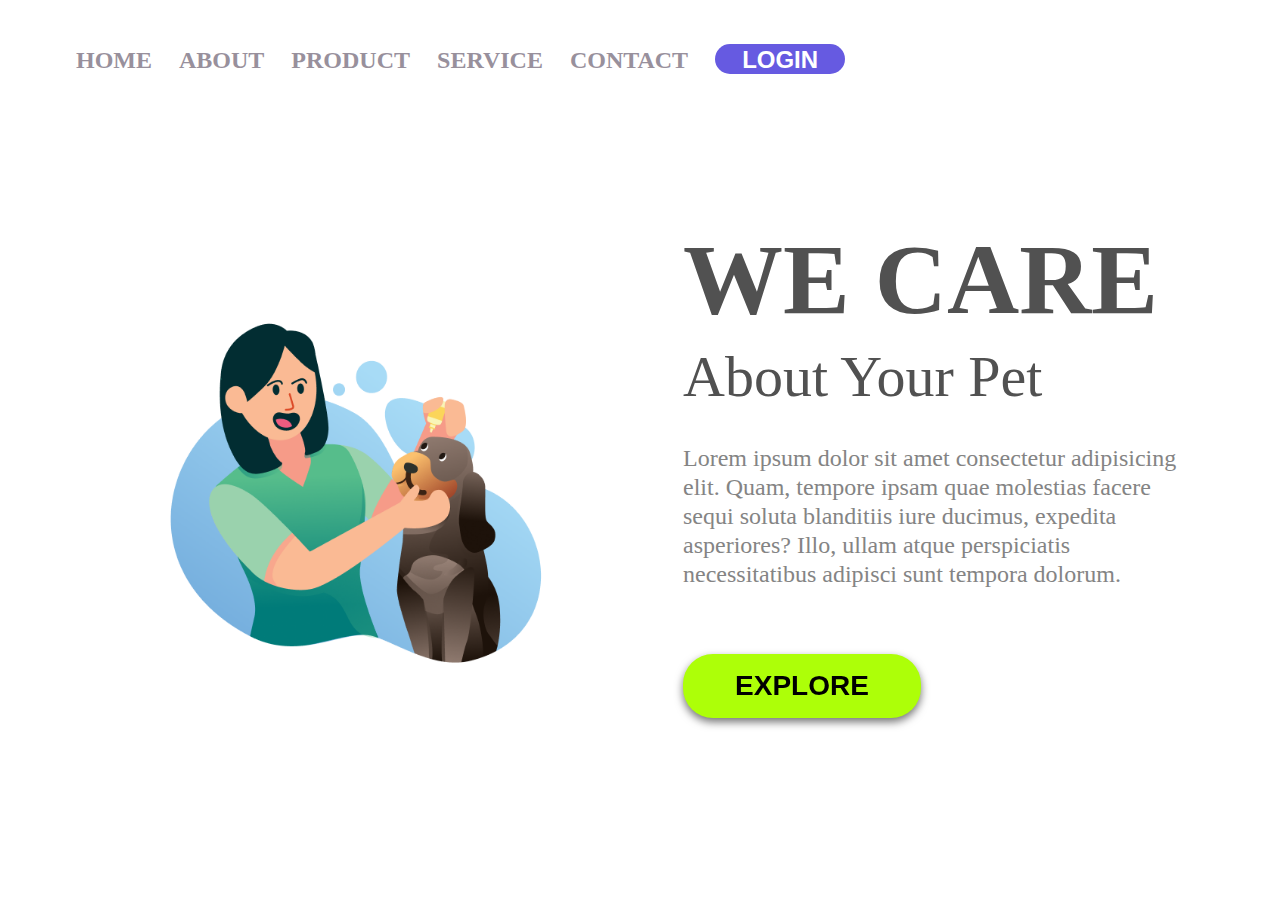
<file: desafio_01/index.html>
<!DOCTYPE html>
<html lang="pt-br">

<head>
    <meta charset="UTF-8">
    <meta name="viewport" content="width=device-width, initial-scale=1.0">
    <link rel="stylesheet" href="style.css">
    <title>Desafio 01</title>
</head>

<body>
    <header>
        <a class="link-header">HOME</a>
        <a class="link-header">ABOUT</a>
        <a class="link-header">PRODUCT</a>
        <a class="link-header">SERVICE</a>
        <a class="link-header">CONTACT</a>

        <button class="button-header">LOGIN</button>

    </header>

    <Main>
        <img src="img/img_01.png" alt="we_care_logo" class="logo-img">

        <section>
            <h1>WE CARE</h1>
            <h2>About Your Pet</h2>
            
            <p>Lorem ipsum dolor sit amet consectetur adipisicing elit. Quam, tempore ipsam quae molestias facere sequi soluta blanditiis iure ducimus, expedita asperiores? Illo, ullam atque perspiciatis necessitatibus adipisci sunt tempora dolorum.</p>
            <button class="button-main">EXPLORE</button>
        </section>


    </Main>
</body>

</html>
</file>
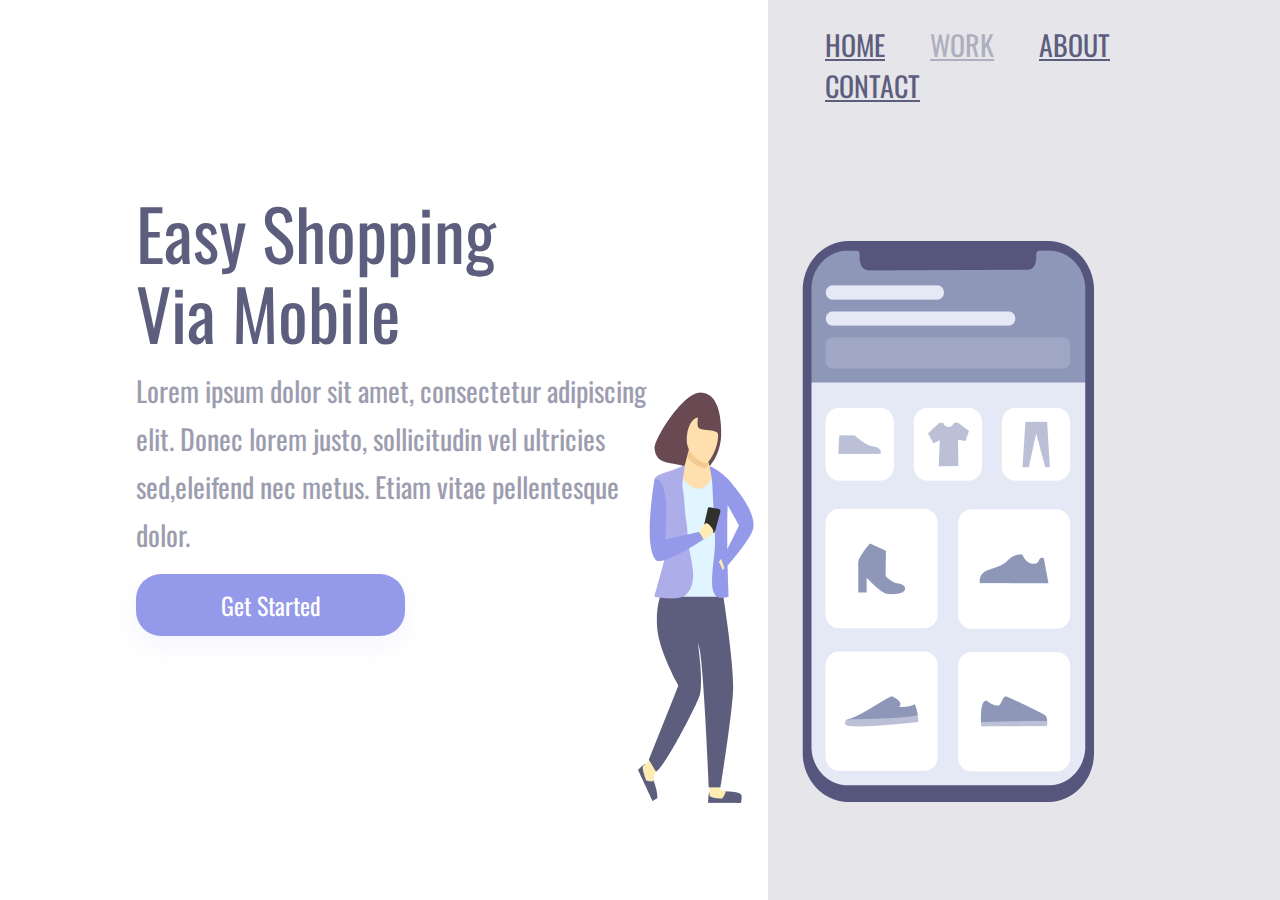
<file: exercicio_02/index.html>
<!DOCTYPE html>
<html lang="pt-br">

<head>
    <meta charset="UTF-8">
    <meta name="viewport" content="width=device-width, initial-scale=1.0">

    <link rel="preconnect" href="https://fonts.googleapis.com">
    <link rel="preconnect" href="https://fonts.gstatic.com" crossorigin>
    <link href="https://fonts.googleapis.com/css2?family=Oswald:wght@200..700&display=swap" rel="stylesheet">

    <link rel="stylesheet" href="style.css">
    <title>Shopping Mobile</title>
</head>

<body>
    <div class="wrapper">
        <section class="container-left">

            <h1>Easy Shopping Via Mobile
            </h1>

            <p>Lorem ipsum dolor sit amet, consectetur adipiscing elit. Donec lorem justo, sollicitudin vel ultricies
                sed,eleifend nec metus. Etiam vitae pellentesque dolor. </p>

            <button>Get Started</button>
        </section>

        <section class="container-rigth">
            <header>
                <a href="#">HOME</a>
                <a href="#">WORK</a>
                <a href="#">ABOUT</a>
                <a href="#">CONTACT</a>
            </header>

            <img src="assets/img.png" alt="imagem de um celular">

        </section>

    </div>
</body>

</html>
</file>
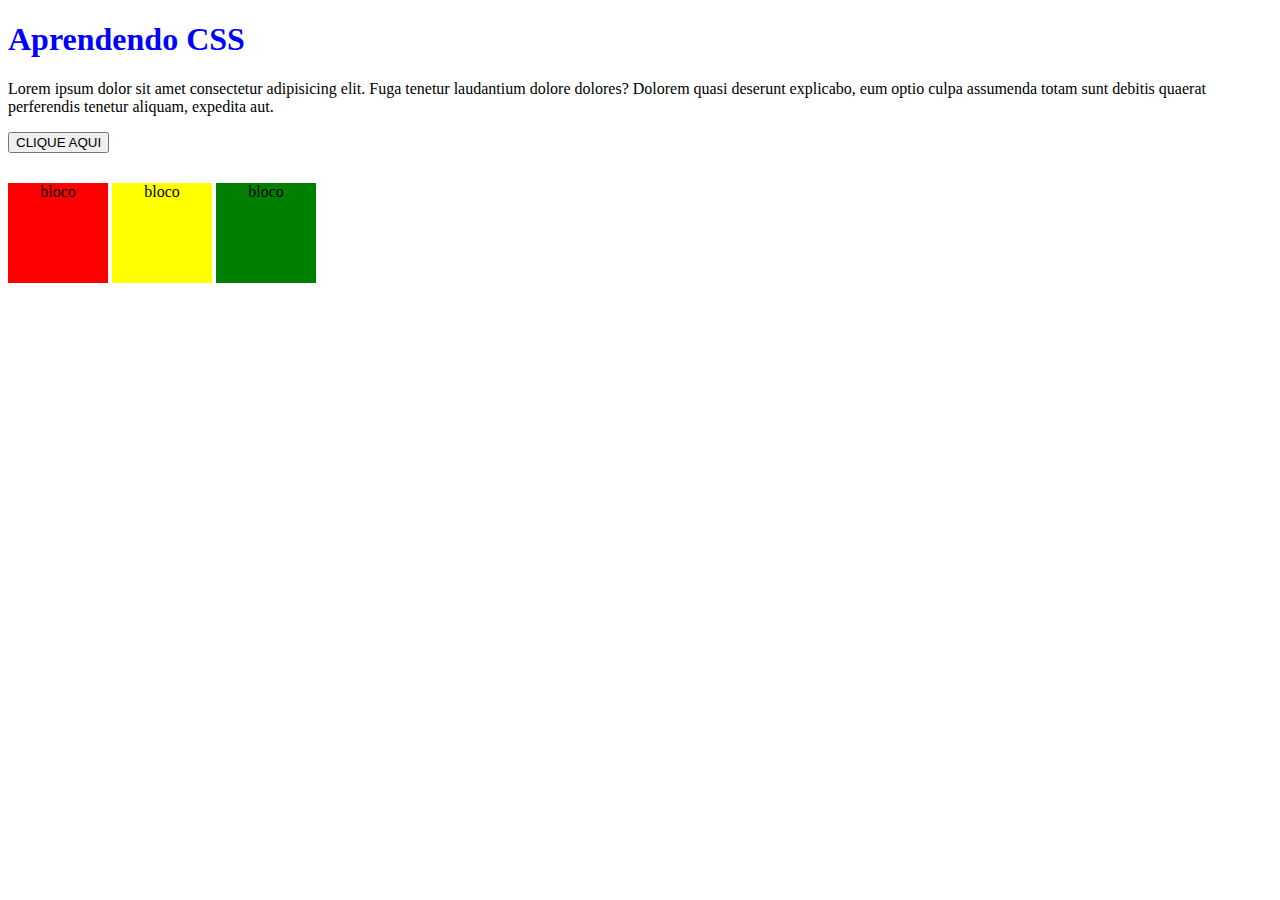
<file: exercício_css/index.html>
<!DOCTYPE html>
<html lang="pt-br">

<head>
    <meta charset="UTF-8">
    <meta name="viewport" content="width=, initial-scale=1.0">
    <link rel="stylesheet" href="estilo.css">
    <title>Aprendendo CSS</title>
</head>

<body>
    <h1> Aprendendo CSS</h1>
    <p>Lorem ipsum dolor sit amet consectetur adipisicing elit. Fuga tenetur laudantium dolore dolores? Dolorem quasi
        deserunt explicabo, eum optio culpa assumenda totam sunt debitis quaerat perferendis tenetur aliquam, expedita
        aut.</p>

    <button>CLIQUE AQUI</button>
    <br>

    <div class="bloco_1">
        bloco
    </div>

    <div class="bloco_1 bloco_2">
        bloco
    </div>

    <div class="bloco_1 bloco_3">
        bloco
    </div>

</body>

<style>
    h1 {
        color: blue;
    }
</style>

</html>
</file>
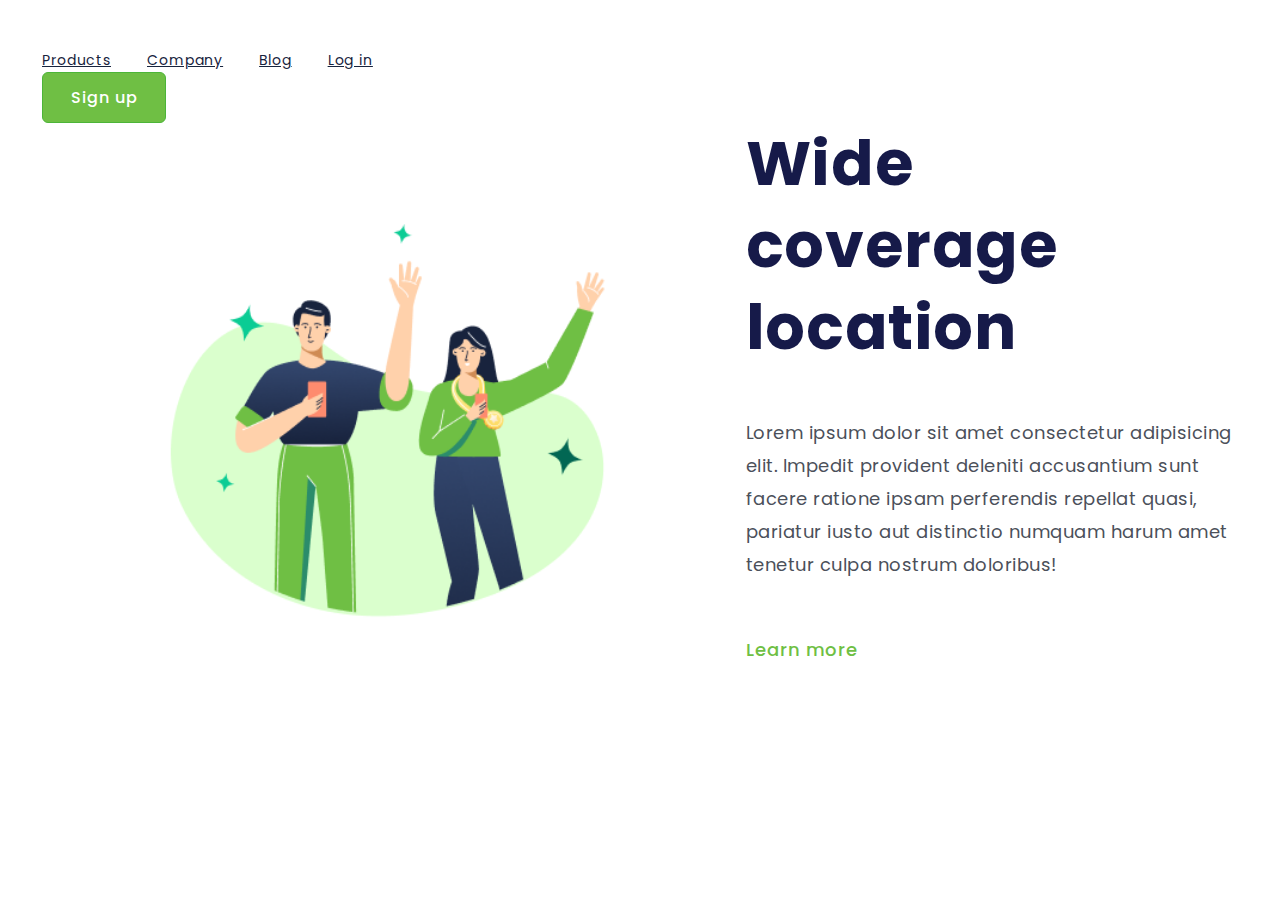
<file: projeto_01/index.html>
<!DOCTYPE html>
<html lang="pt-br">

<head>
    <meta charset="UTF-8">
    <meta name="viewport" content="width=device-width, initial-scale=1.0">
    <title>Meu Primeiro Projeto</title>
    <link rel="stylesheet" href="style.css">
</head>

<body>
    <header>
        <nav>
            <a href="#" class="menu">Products</a>
            <a href="#" class="menu">Company</a>
            <a href="#" class="menu">Blog</a>
            <a href="#" class="menu">Log in</a>
        </nav>

        <button class="button-sing-up">Sign up</button>
    </header>

    <main>
        <img src="imagem/imagem.png" alt="imagem">

        <section>

            <h1>
                Wide coverage location
            </h1>

            <p>
                Lorem ipsum dolor sit amet consectetur adipisicing elit. Impedit provident deleniti accusantium sunt
                facere
                ratione ipsam perferendis repellat quasi, pariatur iusto aut distinctio numquam harum amet tenetur culpa
                nostrum doloribus!
            </p>
            <button id="button-learn-more">
                Learn more
            </button>

        </section>

    </main>

</body>

</html>
</file>
<file: desafio_01/style.css>
@import url('https://fonts.googleapis.com/css2?family=Montserrat:ital,wght@0,100..900;1,100..900&display=swap');

* {
    font-family: font-family: "Montserrat", sans-serif;
    margin: 0;
    padding: 0;
    box-sizing: border-box;
}

header {
    margin: 44px 0 144px 76px;
}

section {
    display: inline-block;
    margin-left: 86px;
}

h1 {
    font-weight: 900;
    font-size: 100px;
    line-height: 122px;
    columns: ;
    color: #515151;
}

h2{
    font-weight: 508;
    font-size: 58px;
    line-height: 71px;
    color: #515151;
}

p {
    font-weight: 408;
    font-size: 24px;
    line-height: 29px;
    color: #848484;
    width: 515px;
    margin-top: 32px;
    margin-bottom: 65px;
}

.logo-img {
    width: 468px;
    height: 400px;
    margin-left: 125px;
    display: inline-block;
}

.link-header {
    font-weight: 600;
    font-size: 24px;
    line-height: 29px;
    color: #98909C;
    cursor: pointer;
    margin-right: 23px;
}

.button-header {
    background: #665AE1;
    border-radius: 20.5px;
    width: 130px;
    height: 30px;
    border: none;
    font-weight: 600;
    font-size: 24px;
    line-height: 29px;
    color: #ffffff;
    cursor: pointer;
}

.button-main {
    width: 238px;
    height: 64px;
    border-radius: 30px;
    background-color: #adff08;
    border: none;
    cursor: pointer;
    filter: drop-shadow(0px 4px 4px rgba(0, 0, 0, 0.548));
    font-weight: 768;
    font-size: 28px;
    line-height: 34px;
    color: black;

}
</file>
<file: exercicio_02/style.css>
* {
    margin: 0;
    padding: 0;
    box-sizing: border-box;
    font-family: "Oswald", sans-serif;
    font-weight: 400;
    color: #5D5D7D;
}

.wrapper {
    height: 100vh;
    width: 100vw;

}

.container-left {
    display: inline-block;
    width: 60%;
    padding-left: 136px;
    margin-top: 15%;
}

.container-rigth {
    display: inline-block;
    background: rgba(93, 93, 125, 0.16);
    height: 100vh;
    width: 40%;
    position: absolute;
}

img {
    position: relative;
    top: 15%;
    right: 130px;
}

h1 {
    width: 438px;
    font-family: Oswald;
    font-size: 70px;
    font-style: normal;
    line-height: 80px;
}

p {
    width: 540px;
    font-family: Oswald;
    font-size: 28px;
    font-style: normal;
    line-height: 48px;
    opacity: 0.6;
    margin: 15px 0;

}

button {
    width: 269px;
    height: 62px;
    background: #9499EA;
    box-shadow: 0 10px 24px rgba(148, 153, 234, 0.10);
    border: none;
    border-radius: 25px;
    cursor: pointer;

    color: #FFF;
    text-align: center;
    font-size: 24px;
    font-style: normal;
    line-height: normal;
}

button:hover {
    opacity: .8;
    transition: 0.3s;
}

button:active {
    opacity: .5;
    transition: 0.3s;
}

header {
    margin: 24px 0 0 57px;
}

a {
    font-family: Oswald;
    font-size: 28px;
    font-style: normal;
    line-height: normal;
    margin-right: 41px;
    cursor: pointer;
}

a:nth-child(2) {
    opacity: 0.4;
}

a:hover {
    opacity: .4;
    transition: 0.3s;
}

a:active {
    opacity: .8;
    transition: 0.3s;
}

@media screen and (max-width: 1000px) {

    .container-left {
        width: 100vh;
        height: 50vh;
        padding: 0;
        margin: 0;
        display: inline;
    }

    .container-rigth {
        display: block;
        height: auto;
        width: 100%;
        position: static;
        padding: 40px;
    }

    img {

        max-width: 90%;
        position: static;
        width: 100%;
        height: auto;
        margin-top: 20px;
        right: 0;

    }

    header {
        display: none;
    }

    h1 {

        text-align: center;
        width: auto;
        font-size: 40px;
        line-height: 50px;
        margin: 58px 50px 0 58px;
        text-align: center;

    }

    p {
        margin: 15px 40px;
        width: auto;
        text-align: center;
        font-size: 14px;
        line-height: 24px;
    }

    button {
        display: block;
        margin: 0 auto;
    }

}
</file>
<file: exercício_css/estilo.css>
.bloco_1 {
    display: inline-block;
    margin-top: 30px;
    height: 100px;
    width: 100px;
    cursor:pointer;
    text-align: center ;
    background-color: red;
    
}

.bloco_1:hover {
    background-color: black;
}

.bloco_2 {
    background-color: yellow;
}

.bloco_3 {
    background-color: green;
}
</file>
<file: projeto_01/style.css>
@import url('https://fonts.googleapis.com/css2?family=Montserrat:ital,wght@0,100..900;1,100..900&family=Poppins:ital,wght@0,100;0,200;0,300;0,400;0,500;0,600;0,700;0,800;0,900;1,100;1,200;1,300;1,400;1,500;1,600;1,700;1,800;1,900&display=swap');

* {
    margin: 0;
    padding: 0;
    box-sizing: border-box;
    font-family: "Poppins", sans-serif;
}

header {
    margin-top: 47px;
    margin-left: 42px;
}

.menu {
    color: #17233D;

    text-align: center;
    font-size: 14px;
    font-style: normal;
    font-weight: 400;
    line-height: normal;
    letter-spacing: 0.875px;
    margin-right: 32px;
    cursor: pointer;
}

.button-sing-up {
    border-radius: 6px;
    border: 1px solid #4CB538;
    background: #6FBF44;
    width: 124px;
    height: 51px;
    cursor: pointer;

    font-size: 16px;
    font-style: normal;
    font-weight: 500;
    line-height: normal;
    letter-spacing: 1px;
    color: #FFF;
}

img {

    margin: 45px 0 0 123px;
    width: 533.834px;
    height: 466.9px;
    flex-shrink: 0;
    display: inline-block;
}

section{
    display: inline-block;
    margin-left: 85px;
    width: 493px;
}
h1 {

    color: #161A49;
    font-family: Poppins;
    font-size: 62px;
    font-style: normal;
    font-weight: 700;
    line-height: 82px;
    /* 132.258% */
    letter-spacing: 0.596px;

}

p {
    color: #4B505A;
    font-family: Poppins;
    font-size: 18px;
    font-style: normal;
    font-weight: 400;
    line-height: 33px;
    letter-spacing: 0.5px;
    margin-top: 47px;
    margin-bottom: 55px;
    
}

#button-learn-more {
    color: #6FBF44;
    font-family: Poppins;
    font-size: 18px;
    font-style: normal;
    font-weight: 500;
    line-height: normal;
    letter-spacing: 1px;
    cursor: pointer;
    background-color: transparent;
    border: none;
}
</file>
